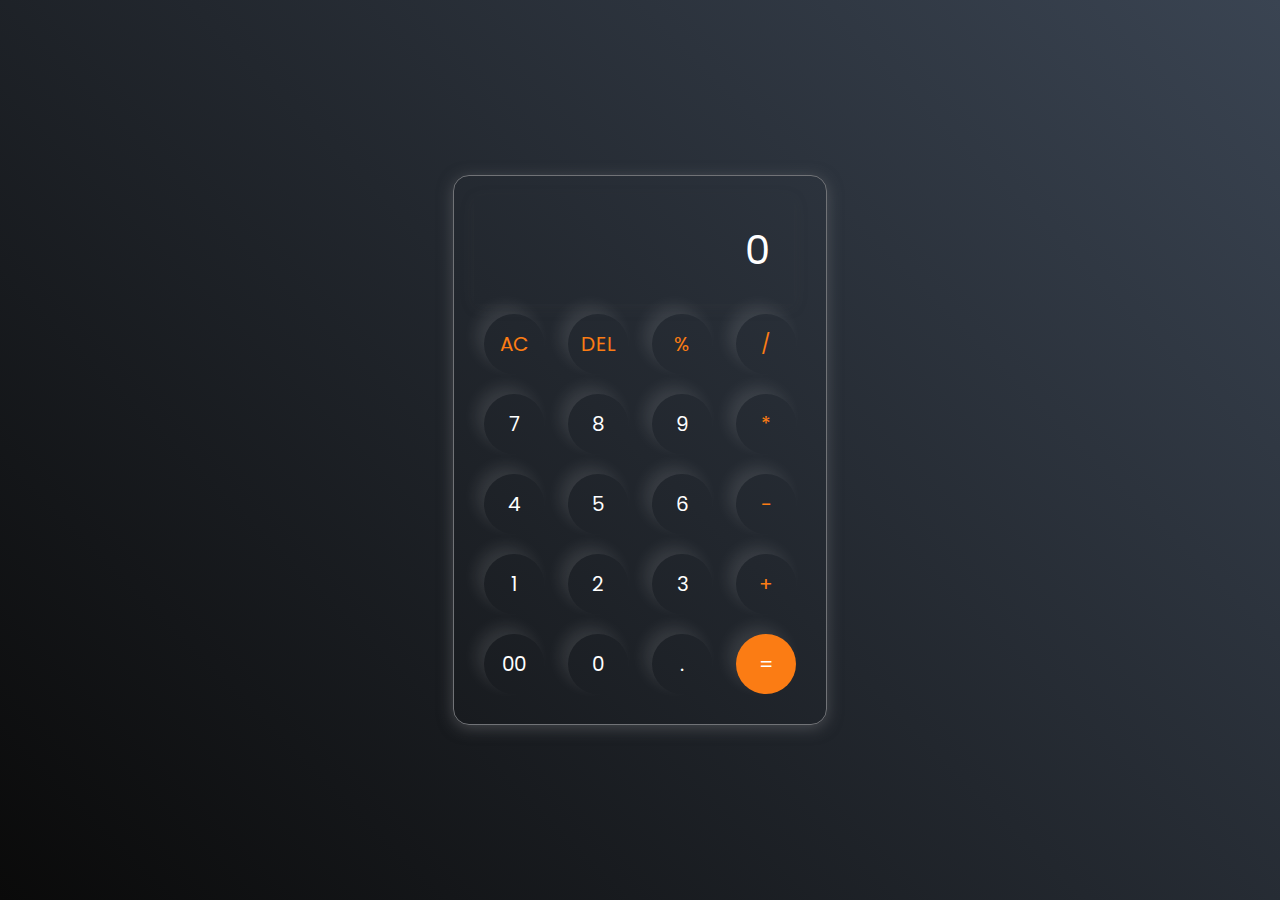
<file: calculator/index.html>
<!DOCTYPE html>
<html lang="en">
<head>
    <meta charset="UTF-8">
    <meta name="viewport" content="width=device-width, initial-scale=1.0">
    <title>Calculator</title>
    <link rel="stylesheet" href="style.css">
</head>
<body>
    <div class="calculator">
        <input type="text" placeholder="0" id="inputBox" readonly>
        <div>
            <button class="operator">AC</button>
            <button class="operator">DEL</button>
            <button class="operator">%</button>
            <button class="operator">/</button>
        </div>
        <div>
            <button>7</button>
            <button>8</button>
            <button>9</button>
            <button class="operator">*</button>
        </div>
        <div>
            <button>4</button>
            <button>5</button>
            <button>6</button>
            <button class="operator" >-</button>
        </div>
        <div>
            <button>1</button>
            <button>2</button>
            <button>3</button>
            <button class="operator">+</button>
        </div>
        <div>
            <button>00</button>
            <button>0</button>
            <button>.</button>
            <button class="equalBtn">=</button>
        </div> 
    </div>

    <script src="script.js"></script>
</body>
</html>
</file>
<file: calculator/style.css>
@import url('https://fonts.googleapis.com/css2?family=Poppins:wght@400;500&display=swap');

*{
    margin: 0;
    padding: 0;
    box-sizing: border-box;
    font-family: 'poppins',sans-serif;
}

body{
    width: 100%;
    height: 100vh;
    display: flex;
    justify-content: center;
    align-items: center;
    background: linear-gradient(45deg,#0a0a0a,#3a4452);
}

.calculator{
    border: 1px solid #717377;
    padding: 20px;
    border-radius: 16px;
    background-color: transparent;
    box-shadow: 0px 3px 15px rgba(113,115,119,0.5);

}

input{
    width: 320px;
    border: none;
    padding: 24px;
    background: transparent;
    box-shadow: 0px 3px 15px rgba(84,84,84,0.1);
    font-size: 40px;
    text-align: right;
    cursor: pointer;
    color: #ffffff;

}

input::placeholder{
    color: #ffffff;
}
button{
    border: none;
    width: 60px;
    height: 60px;
    margin: 10px;
    border-radius: 50%;
    background: transparent;
    color: #ffffff;
    font-size: 20px;
    box-shadow: -8px -8px 15px rgba(255,255,255,0.1);
    cursor: pointer;
}

.equalBtn{
    background-color: #fb7c14;
}
.operator{
    color: #fb7c14;
}
</file>
